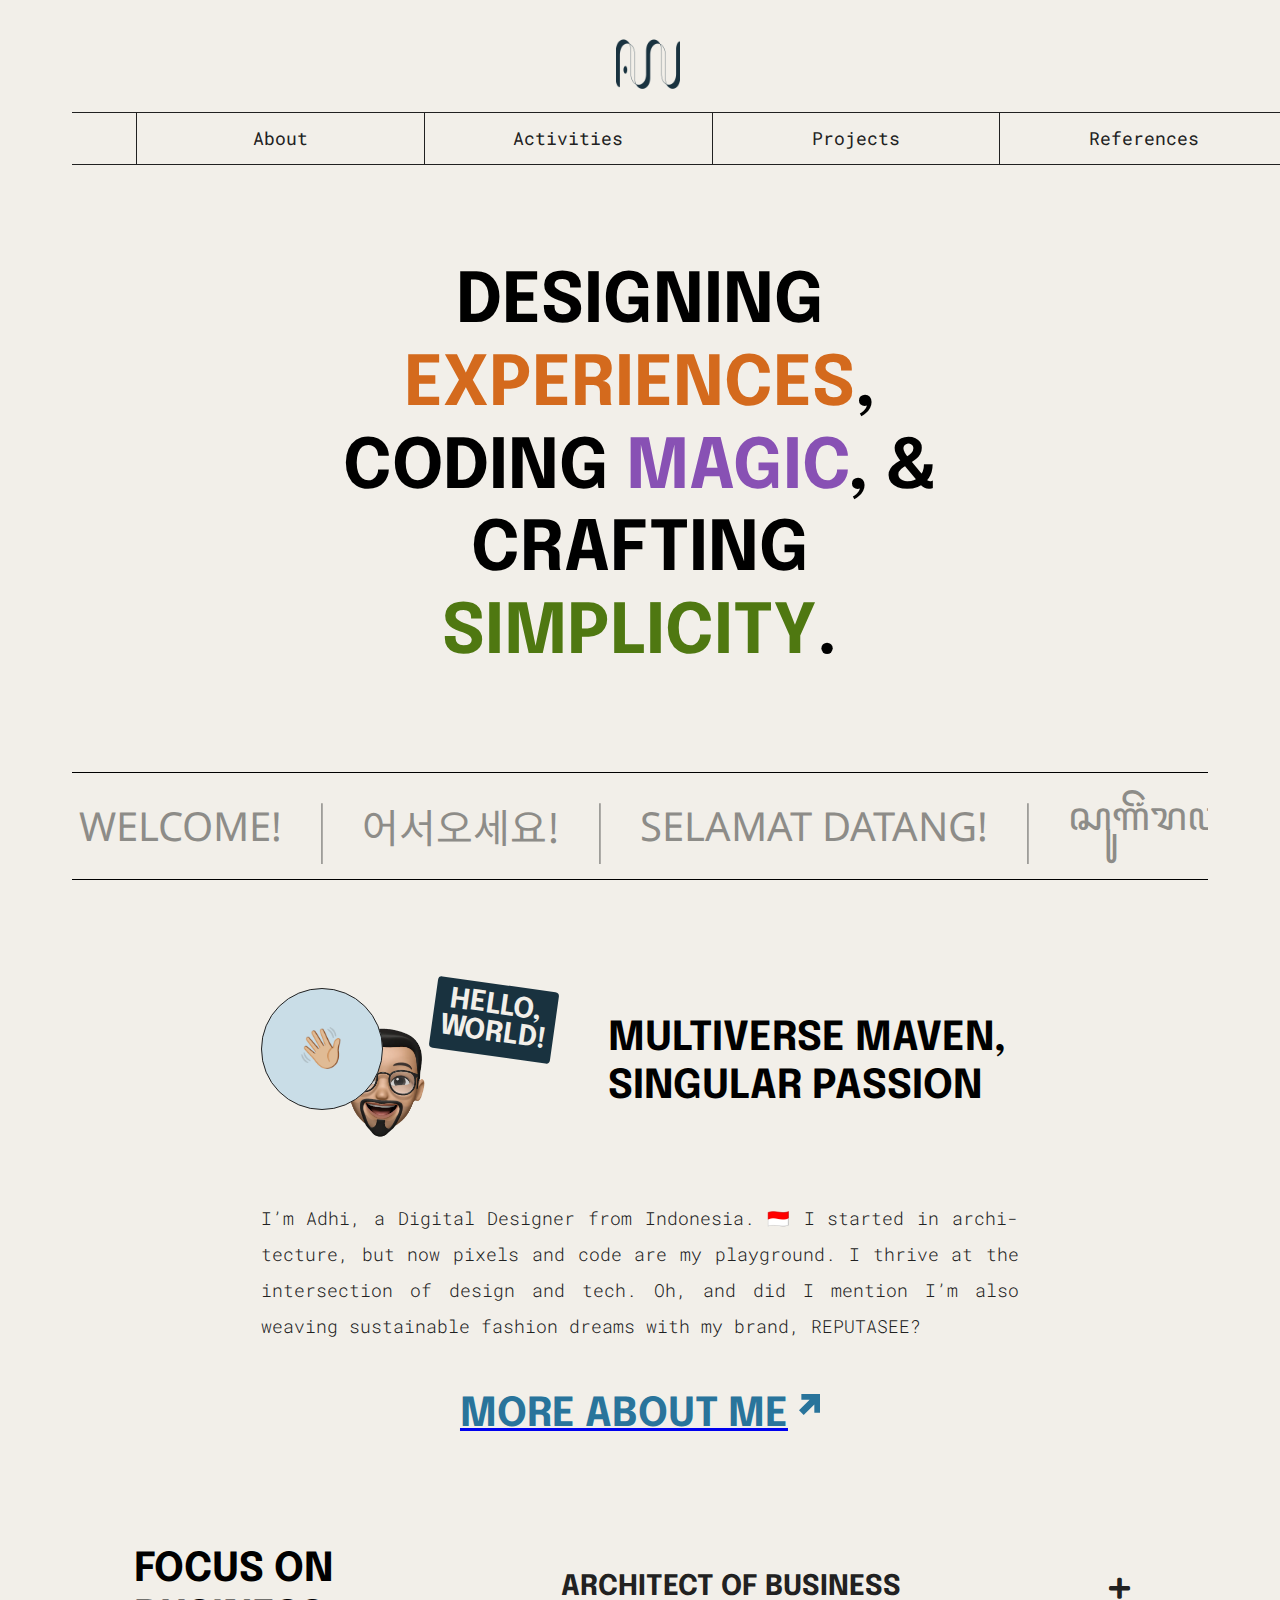
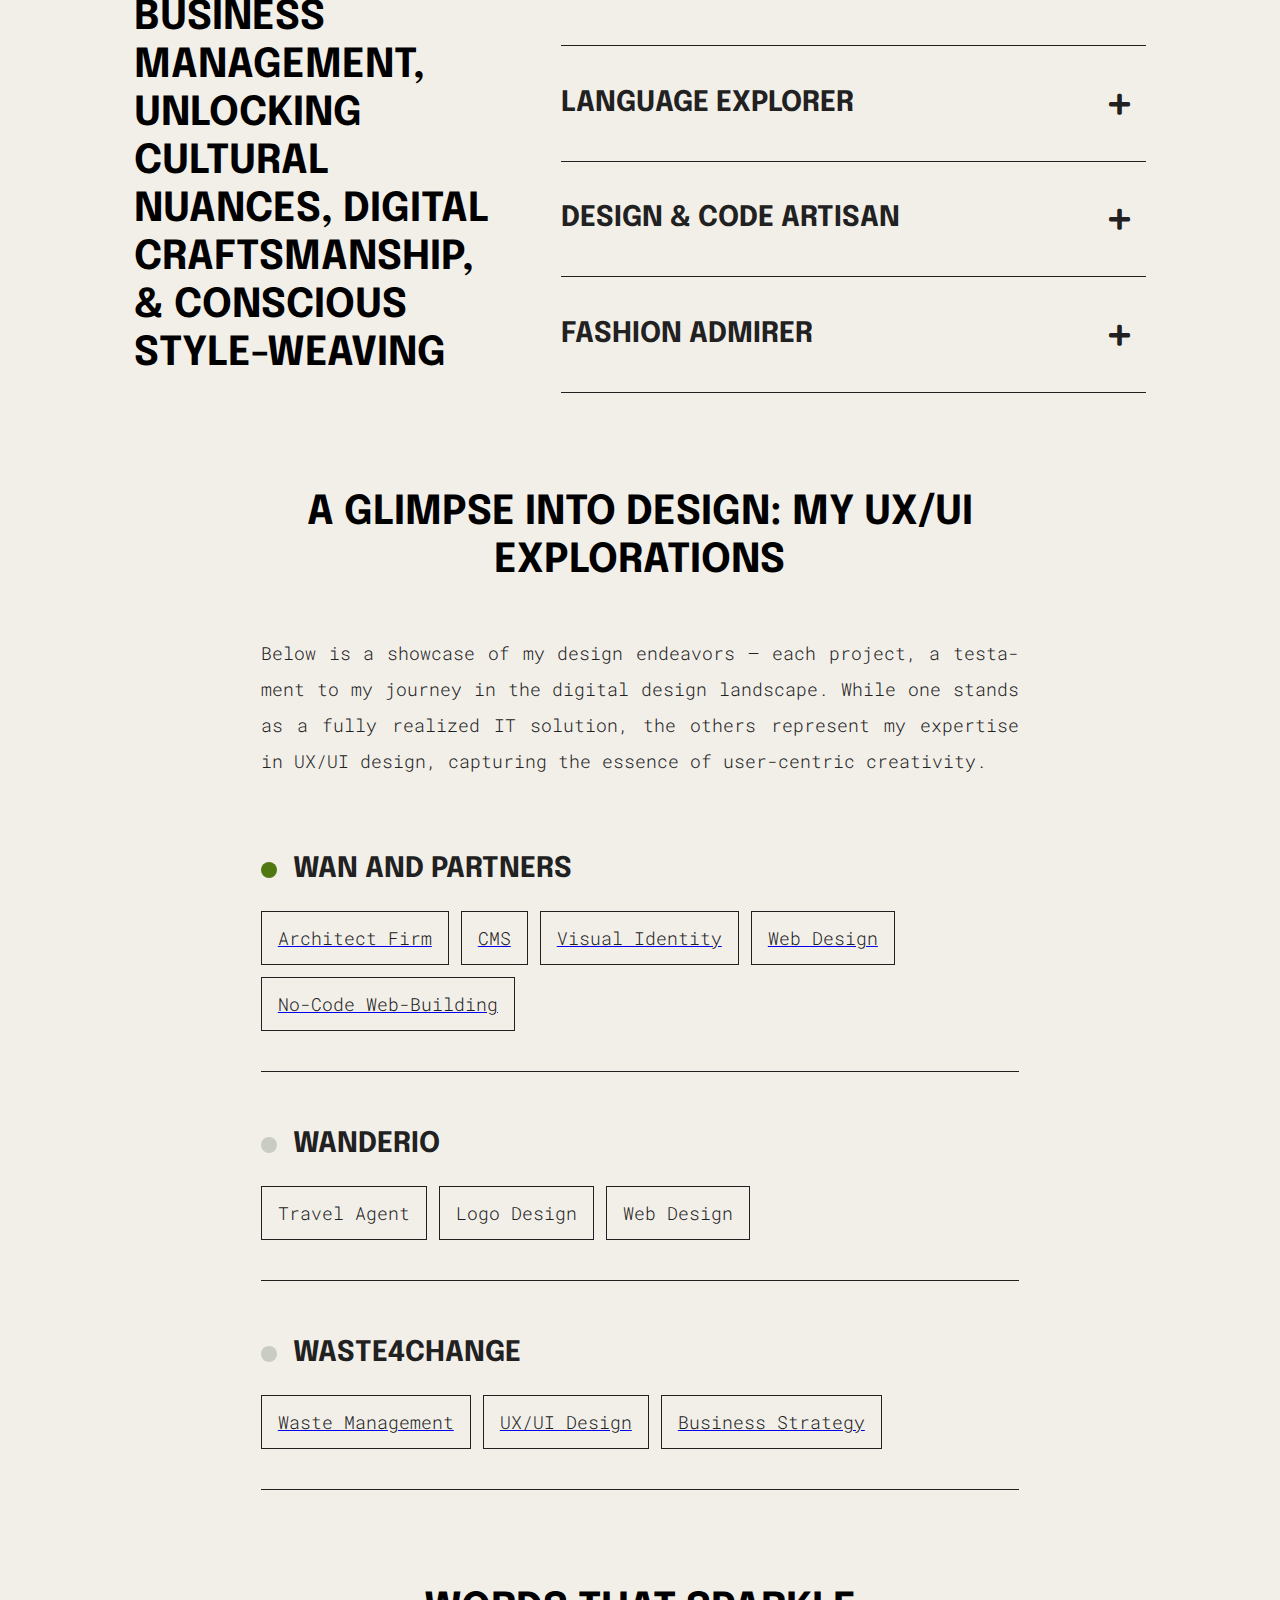
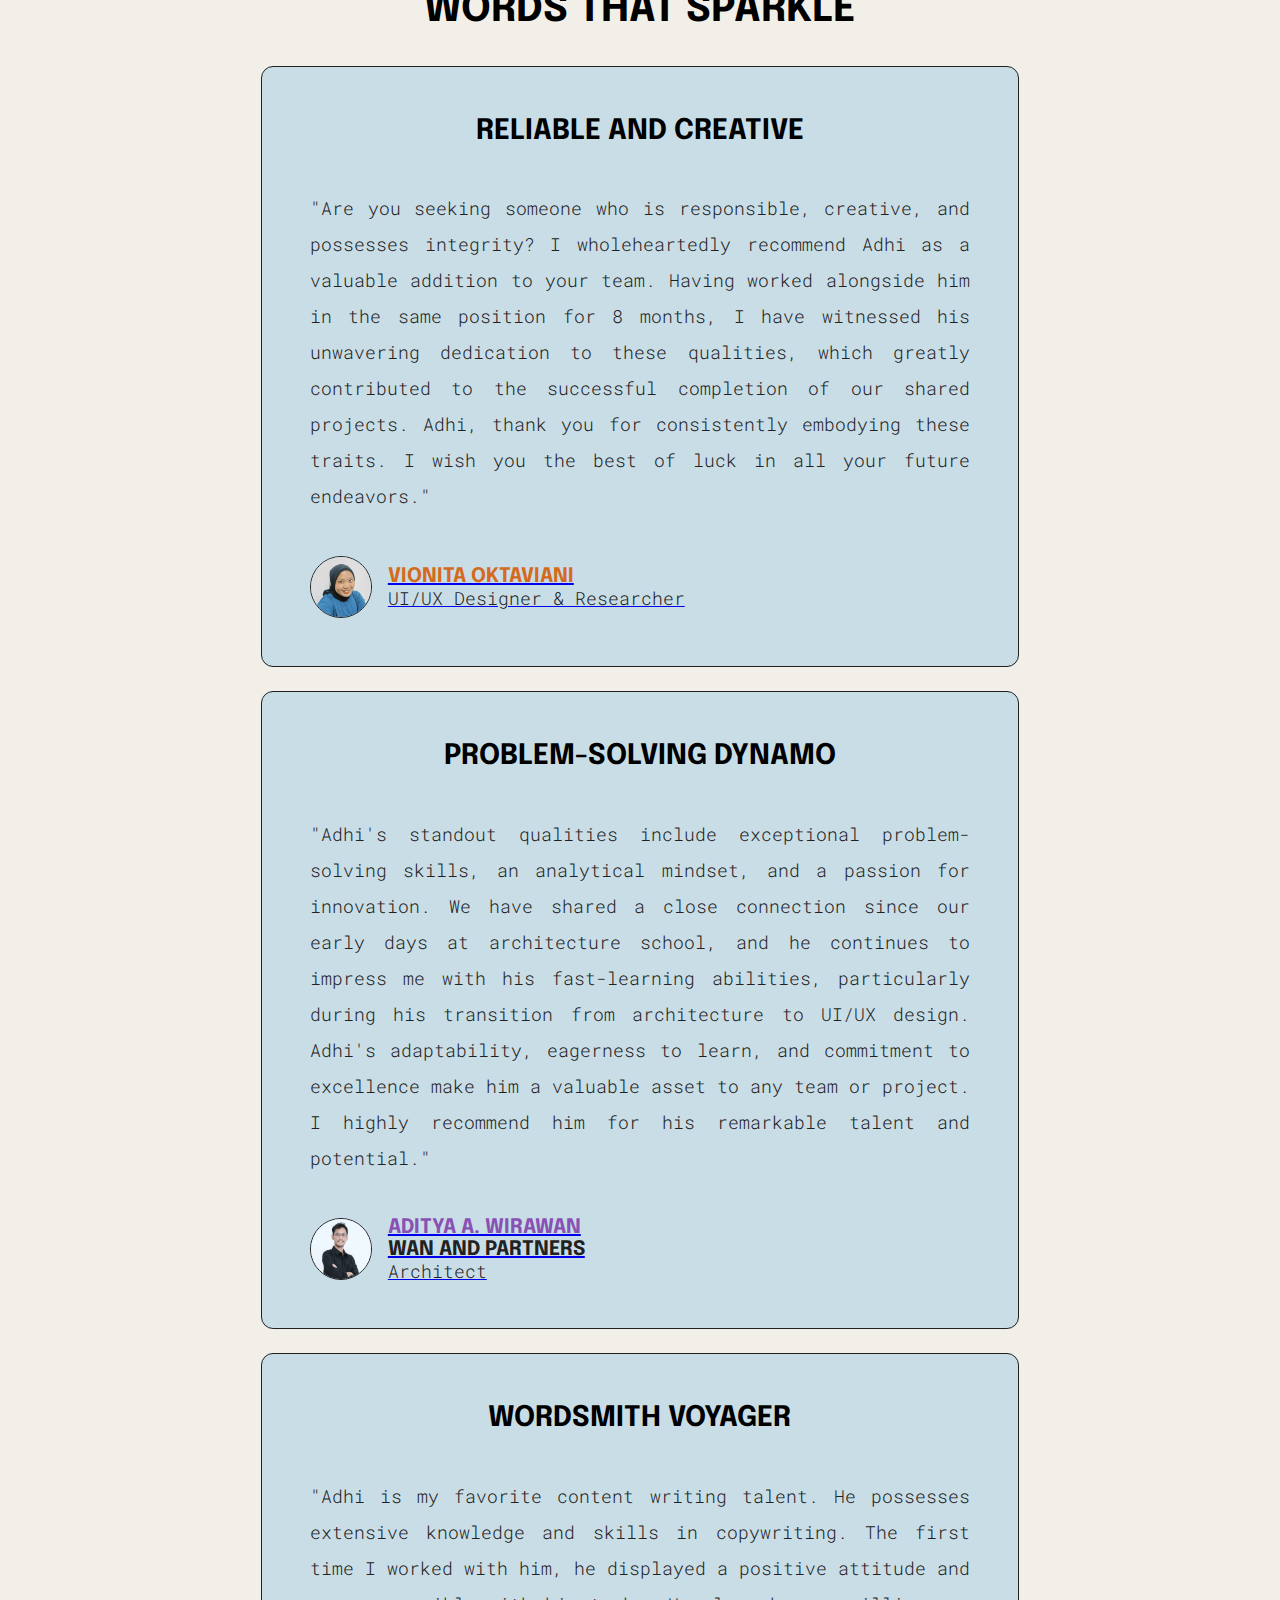
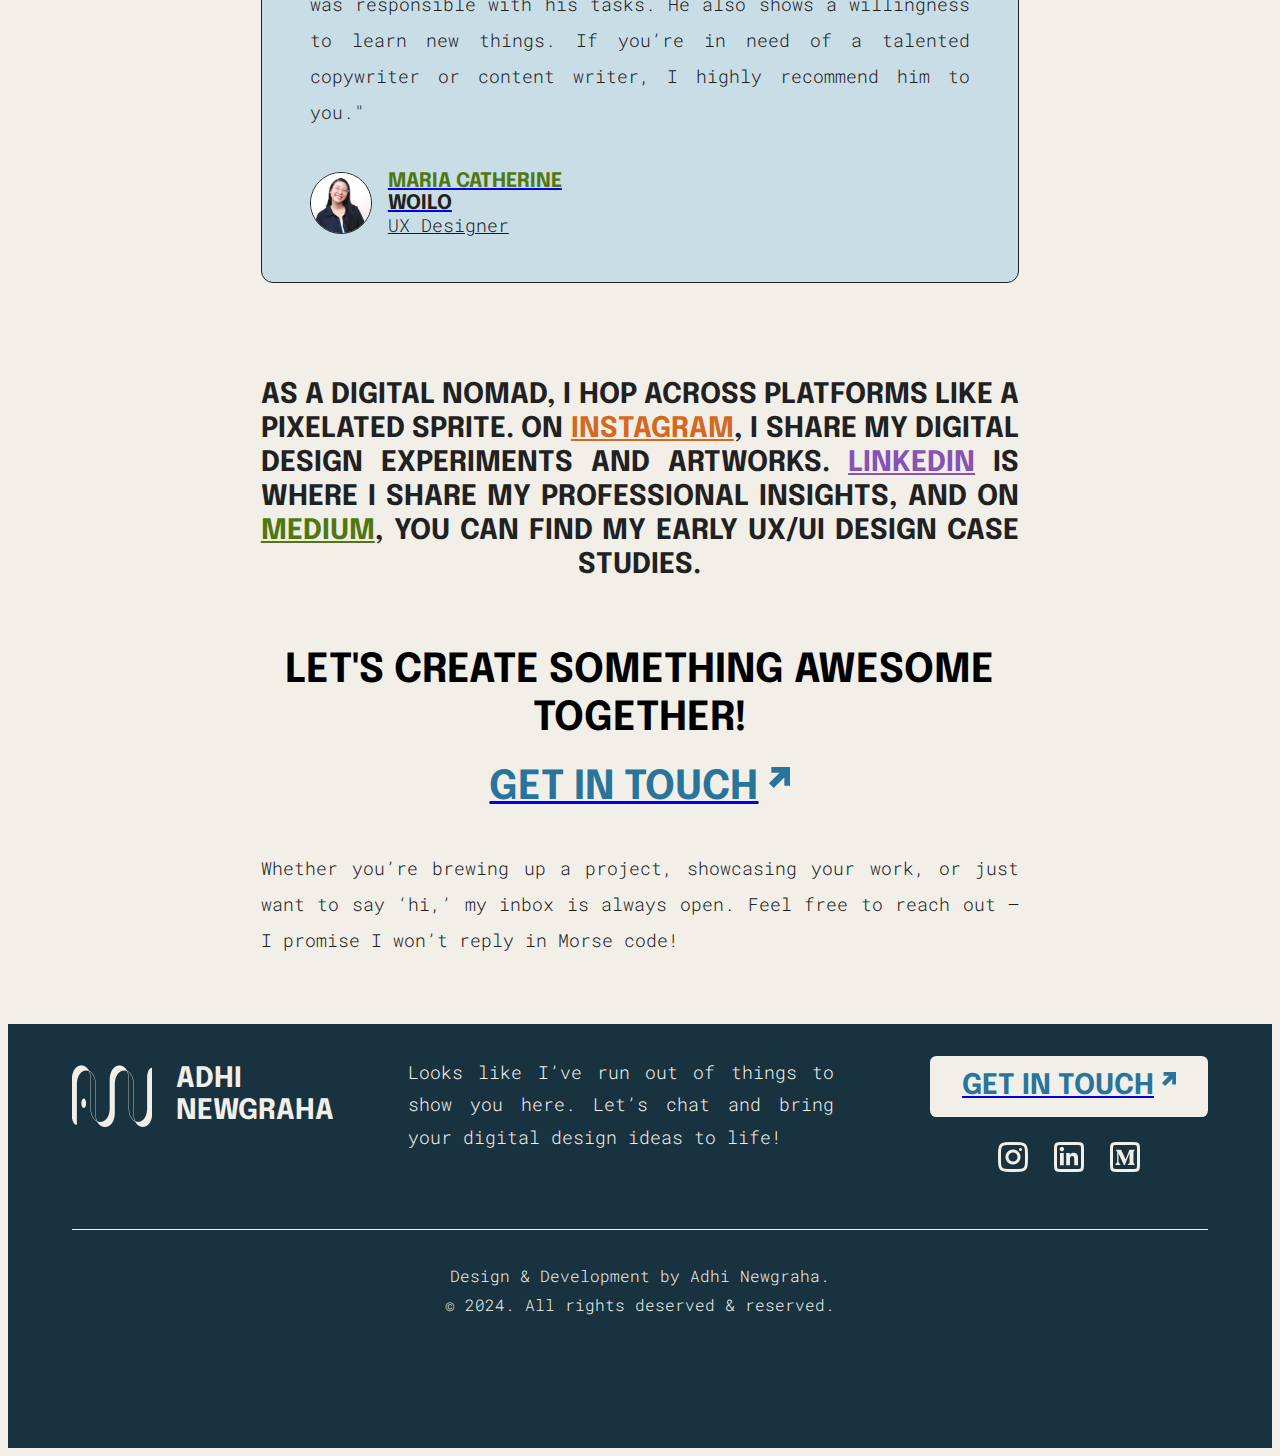
<file: index.html>
<!DOCTYPE html>
<html lang="en">
<head>
    <title>Adhi Newgraha | UX/UI Designer – Crafting Seamless Digital Experiences</title>
    <script>
        document.addEventListener("DOMContentLoaded", function() {
            fetch('header.html')
                .then(response => response.text())
                .then(data => {
                    document.querySelector('head').innerHTML += data;
                });
        });
    </script>
</head>
<body>
    <div id="navbar"></div>
    <script>
        fetch("navbar.html")
        .then(response => response.text())
        .then(data => {
            document.getElementById("navbar").innerHTML = data;
            
            const script = document.createElement("script");
            script.src = "main.js";
            document.body.appendChild(script);
        });
    </script>
    <!-- End of navigation bar -->
     
    <header class="hero-wrapper">
        <section id="top" class="hero-section">
            <h1 class="hero-text">Designing
                <span class="highlighted-text experiences">experiences</span>, coding <span class="highlighted-text magic">magic</span>, & crafting <span class="highlighted-text simplicity">simplicity</span>.
            </h1>
        </section>     
    </header>
    <!-- End of the Hero Section -->

    <div class="infinite-slider">
        <ul>
            <li>
                <span class="text-id">Selamat Datang!</span>
                <span class="separator">|</span>
                <span class="text-jv">ꦱꦸꦒꦼꦁꦫꦮꦸꦃ!</span>
                <span class="separator">|</span>
                <span class="text-en">Welcome!</span>
                <span class="separator">|</span>
                <span class="text-ko">어서오세요!</span>
                <span class="separator">|</span>
            </li>
            <li aria-hidden="true">
                <span class="text-id">Selamat Datang!</span>
                <span class="separator">|</span>
                <span class="text-jv">ꦱꦸꦒꦼꦁꦫꦮꦸꦃ!</span>
                <span class="separator">|</span>
                <span class="text-en">Welcome!</span>
                <span class="separator">|</span>
                <span class="text-ko">어서오세요!</span>
                <span class="separator">|</span>
            </li>
        </ul>
        <ul>
            <li>
                <span class="text-id">Selamat Datang!</span>
                <span class="separator">|</span>
                <span class="text-jv">ꦱꦸꦒꦼꦁꦫꦮꦸꦃ!</span>
                <span class="separator">|</span>
                <span class="text-en">Welcome!</span>
                <span class="separator">|</span>
                <span class="text-ko">어서오세요!</span>
                <span class="separator">|</span>
            </li>
            <li aria-hidden="true">
                <span class="text-id">Selamat Datang!</span>
                <span class="separator">|</span>
                <span class="text-jv">ꦱꦸꦒꦼꦁꦫꦮꦸꦃ!</span>
                <span class="separator">|</span>
                <span class="text-en">Welcome!</span>
                <span class="separator">|</span>
                <span class="text-ko">어서오세요!</span>
                <span class="separator">|</span>
            </li>
        </ul>
        <ul aria-hidden="true">
            <li>
                <span class="text-id">Selamat Datang!</span>
                <span class="separator">|</span>
                <span class="text-jv">ꦱꦸꦒꦼꦁꦫꦮꦸꦃ!</span>
                <span class="separator">|</span>
                <span class="text-en">Welcome!</span>
                <span class="separator">|</span>
                <span class="text-ko">어서오세요!</span>
                <span class="separator">|</span>
            </li>
            <li>
                <span class="text-id">Selamat Datang!</span>
                <span class="separator">|</span>
                <span class="text-jv">ꦱꦸꦒꦼꦁꦫꦮꦸꦃ!</span>
                <span class="separator">|</span>
                <span class="text-en">Welcome!</span>
                <span class="separator">|</span>
                <span class="text-ko">어서오세요!</span>
                <span class="separator">|</span>
            </li>
        </ul>
    </div>
    <!-- End of the Infinite Slider -->

    <section class="intro-section">
        <header class="intro-header">
            <div class="stickers">
                <div class="waving-hand-container">
                    <div class="waving-hand">👋🏼</div>
                </div>
                <img class="face-emoji" src="images/face-emoji-1.webp" alt="Face emoji of Adhi">
                <div class="bubble-text-container">
                    <div class="bubble-text">Hello,<br>world!</div>
                </div>
            </div>
            <h2 class="subtitle">Multiverse Maven, Singular Passion</h2>
        </header>
        <p class="brief-intro">
            I’m Adhi, a Digital Designer from Indonesia. 🇮🇩 I started in architecture, but now pixels and code are my playground. I thrive at the intersection of design and tech. Oh, and did I mention I’m also weaving sustainable fashion dreams with my brand, REPUTASEE?
        </p>
        <a href="about.html" class="button-unfilled">
            <span class="cta-text">More About Me</span>
            <div class="top-right-icon"></div>
        </a>
    </section>
    <!-- End of the Intro Section -->

    <section id="activities" class="activities-section">
        <h2 class="subtitle">Focus on <span class="act-business">Business Management</span>, <span class="act-lang">Unlocking Cultural Nuances</span>, <span class="act-code">Digital Craftsmanship</span>, & <span class="act-fashion">Conscious Style-Weaving</span></h2>
        <div class="accordion">
            <div class="content-box">
                <h3 class="label">Architect of Business
                    <i class="fas fa-plus icon"></i>
                </h3>
                <div class="content">
                    <p>As a seasoned Managing Director, I orchestrate the symphony of our family business. My blueprint extends beyond bricks and mortar; it encompasses strategy, trust-building, and financial harmony. I read reports like an architect scrutinizes blueprints, ensuring our company’s survival and growth. And yes, managing payroll? That’s my structural engineering feat.</p>
                </div>
            </div>
            <div class="content-box">
                <h3 class="label">Language Explorer
                    <i class="fas fa-plus icon"></i>
                </h3>
                <div class="content">
                    <p class="lang">Embarking on a linguistic adventure, I've embraced the following languages:</p>
                    <ul>
                        <li><strong>English (Upper-Intermediate):</strong> With a strong grasp of grammar and composition, English is the medium through which I express my digital creativity and articulate complex concepts.</li>
                        <li><strong>Korean (Intermediate):</strong> After more than four years of intensive self-learning, I can navigate conversations, enjoy music, and watch variety shows without subtitles, delving deeper into the language's rich cultural tapestry.</li>
                    </ul>
                </div>                
            </div>
            <div class="content-box">
                <h3 class="label">Design & Code Artisan
                    <i class="fas fa-plus icon"></i>
                </h3>
                <div class="content">
                    <p>My UX/UI design journey extends beyond just aesthetics. While I use no-code builders like Framer and Webflow to create stunning layouts, coding (HTML, CSS, JavaScript) allows me to push the boundaries of interactivity and design. It’s about taking control, enhancing the user experience, and turning creative ideas into functional reality.</p>
                </div>
            </div>
            <div class="content-box">
                <h3 class="label">Fashion Admirer
                    <i class="fas fa-plus icon"></i>
                </h3>
                <div class="content">
                    <p>While I may not be the one designing <i>haute couture</i>, my passion for sustainable fashion is the heartbeat of REPUTASEE. This brand I’m bringing to life in Indonesia is currently in the R&D phase, threading together style and sustainability. Keep your eyes peeled on our <a href="https://instagram.com/reputasee.id" target="_blank" class="social-link instagram">Instagram</a> – we’re excited to share our journey and updates with you!</p>
                </div>
            </div>
        </div>
    </section>
    <!-- End of the Activities Section -->

    <section id="projects" class="projects-section">
        <h2 class="subtitle">A glimpse into design: My UX/UI explorations</h2>
        <div>
            <p class="body-text">Below is a showcase of my design endeavors — each project, a testament to my journey in the digital design landscape. While one stands as a fully realized IT solution, the others represent my expertise in UX/UI design, capturing the essence of user-centric creativity.</p>
        </div>
        <div class="list-of-projects">
            <a href="https://wanandpartners.framer.website" class="project-outer-container" target="_blank">
                <div class="project-inner-container">
                    <div class="project-type-indicator"></div>
                    <h3 class="label button-unfilled">WAN and Partners</h3>
                </div>
                <div class="keyword-outer-container">
                    <div class="keyword-inner-container">
                        <p class="project-keyword">Architect Firm</p>
                    </div>
                    <div class="keyword-inner-container">
                        <p class="project-keyword">CMS</p>
                    </div>
                    <div class="keyword-inner-container">
                        <p class="project-keyword">Visual Identity</p>
                    </div>
                    <div class="keyword-inner-container">
                        <p class="project-keyword">Web Design</p>
                    </div>
                    <div class="keyword-inner-container">
                        <p class="project-keyword">No-Code Web-Building</p>
                    </div>
                </div>
            </a>
            <div class="project-outer-container">
                <div class="project-inner-container">
                    <div class="project-type-indicator design-only"></div>
                    <h3 class="label button-unfilled">Wanderio</h3>
                </div>
                <div class="keyword-outer-container">
                    <div class="keyword-inner-container">
                        <p class="project-keyword">Travel Agent</p>
                    </div>
                    <div class="keyword-inner-container">
                        <p class="project-keyword">Logo Design</p>
                    </div>
                    <div class="keyword-inner-container">
                        <p class="project-keyword">Web Design</p>
                    </div>
                </div>
            </div>
            <a href="project-w4c.html" class="project-outer-container" target="_blank">
                <div class="project-inner-container">
                    <div class="project-type-indicator design-only"></div>
                    <h3 class="label button-unfilled">Waste4Change</h3>
                </div>
                <div class="keyword-outer-container">
                    <div class="keyword-inner-container">
                        <p class="project-keyword">Waste Management</p>
                    </div>
                    <div class="keyword-inner-container">
                        <p class="project-keyword">UX/UI Design</p>
                    </div>
                    <div class="keyword-inner-container">
                        <p class="project-keyword">Business Strategy</p>
                    </div>
                </div>
            </a>
        </div>
    </section>
    <!-- End of the Projects Section -->

    <section id="references" class="references-section">
        <h2 class="subtitle">Words that Sparkle</h2>
        <div class="cards-container">
            <div class="card">
                <div class="card-content">
                    <h3 class="card-title">Reliable and Creative</h3>
                    <p>"Are you seeking someone who is responsible, creative, and possesses integrity? I wholeheartedly recommend Adhi as a valuable addition to your team. Having worked alongside him in the same position for 8 months, I have witnessed his unwavering dedication to these qualities, which greatly contributed to the successful completion of our shared projects. Adhi, thank you for consistently embodying these traits. I wish you the best of luck in all your future endeavors."</p>
                </div>
                <a href="https://www.linkedin.com/in/vionita-oktaviani/" class="referencer" target="_blank">
                    <img class="referencer-photo" src="images/pp-vio.jpeg" alt="Profile picture of Vionita Oktaviani">
                    <div class="referencer-identity">
                        <h4 class="referencer-name">Vionita Oktaviani</h4>
                        <p class="referencer-occupation">UI/UX Designer & Researcher</p>
                    </div>
                </a>
            </div>
            <div class="card">
                <div class="card-content">
                    <h3 class="card-title">Problem-Solving Dynamo</h3>
                    <p>"Adhi's standout qualities include exceptional problem-solving skills, an analytical mindset, and a passion for innovation. We have shared a close connection since our early days at architecture school, and he continues to impress me with his fast-learning abilities, particularly during his transition from architecture to UI/UX design. Adhi's adaptability, eagerness to learn, and commitment to excellence make him a valuable asset to any team or project. I highly recommend him for his remarkable talent and potential."</p>
                </div>
                <a href="https://www.linkedin.com/in/adityaryaw/" class="referencer" target="_blank">
                    <img class="referencer-photo" src="images/pp-adit.jpeg" alt="Profile picture of Aditya A. Wirawan">
                    <div class="referencer-identity">
                        <h4 class="referencer-name adit">Aditya A. Wirawan</h4>
                        <h4 class="referencer-company">WAN And Partners</h4>
                        <p class="referencer-occupation">Architect</p>
                    </div>
                </a>
            </div>
            <div class="card">
                <div class="card-content">
                    <h3 class="card-title">Wordsmith Voyager</h3>
                    <p>"Adhi is my favorite content writing talent. He possesses extensive knowledge and skills in copywriting. The first time I worked with him, he displayed a positive attitude and was responsible with his tasks. He also shows a willingness to learn new things. If you’re in need of a talented copywriter or content writer, I highly recommend him to you."</p>
                </div>
                <a href="https://www.linkedin.com/in/mariacatherineayu/" class="referencer" target="_blank">
                    <img class="referencer-photo" src="images/pp-maria.jpeg" alt="Profile picture of Maria Catherine Ayu">
                    <div class="referencer-identity">
                        <h4 class="referencer-name maria">Maria Catherine</h4>
                        <h4 class="referencer-company">WOILO</h4>
                        <p class="referencer-occupation">UX Designer</p>
                    </div>
                </a>
            </div>
        </div>
    </section>
    <!-- End of the References Section -->
    
    <section class="social-section">
        <span class="label social-text">
            As a digital nomad, I hop across platforms like a pixelated sprite. On 
            <a class="social-link instagram" href="https://instagram.com/ux.dhi" aria-label="Instagram" target="_blank">Instagram</a>, I share my digital design experiments and artworks. <a class="social-link linkedin" href="https://linkedin.com/in/achmadadhinugraha" aria-label="LinkedIn" target="_blank">LinkedIn</a> is where I share my professional insights, and on <a class="social-link medium" href="https://medium.com/@adhi-ngrha" aria-label="Medium" target="_blank">Medium</a>, you can find my early UX/UI design case studies.
        </span>        
        <div class="pre-footer">
            <h2 class="subtitle">Let's create something awesome together!</h2>
            <a href="mailto:adhingrha@gmail.com?subject=Inquiry%20from%20Your%20Website%20Visitor&body=Hi%20Adhi,%0D%0A%0D%0AI've%20just%20visited%20your%20website%20and%20I'm%20interested%20in%20%5Byour%20work/REPUTASEE/your%20design%20philosophy/etc.%5D.%20I'd%20like%20to%20discuss%20%5Btopic/idea/project%5D%20with%20you.%0D%0A%0D%0ALooking%20forward%20to%20hearing%20from%20you.%0D%0A%0D%0ABest,%0D%0A%5BYour%20Name%5D" target="_blank" class="button-unfilled">
                <span class="cta-text">Get In Touch</span>
                <div class="top-right-icon"></div>
            </a>
            <p>Whether you’re brewing up a project, showcasing your work, or just want to say ‘hi,’ my inbox is always open. Feel free to reach out — I promise I won’t reply in Morse code!</p>
        </div>
    </section>
    <!-- End of the Social Section -->

    <footer id="footer"></footer>
    <script>
        fetch("footer.html")
        .then(response => response.text())
        .then(data => {
            document.getElementById("footer").innerHTML = data;
            
            const script = document.createElement("script");
            script.src = "main.js";
            document.body.appendChild(script);
        });
    </script>
    <!-- End of footer -->

    <script src="main.js"></script>
</body>
</html>
</file>
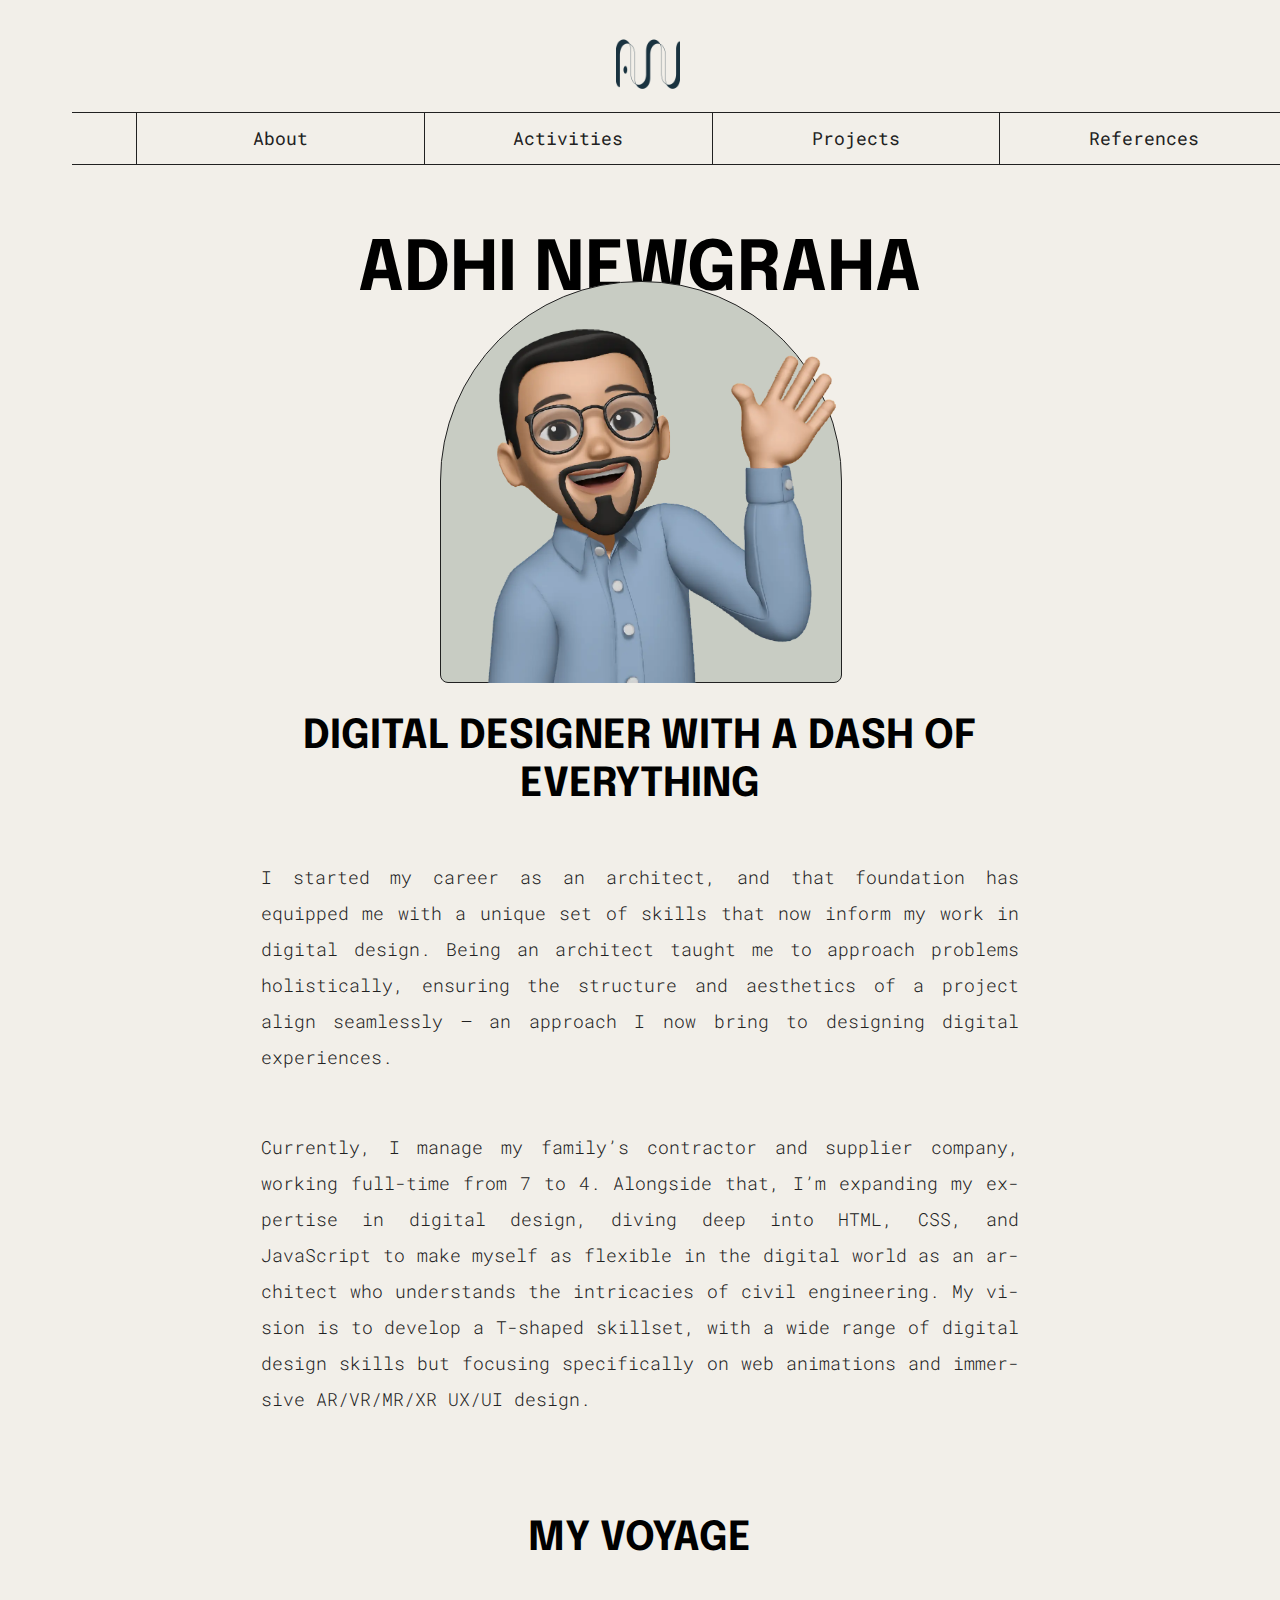
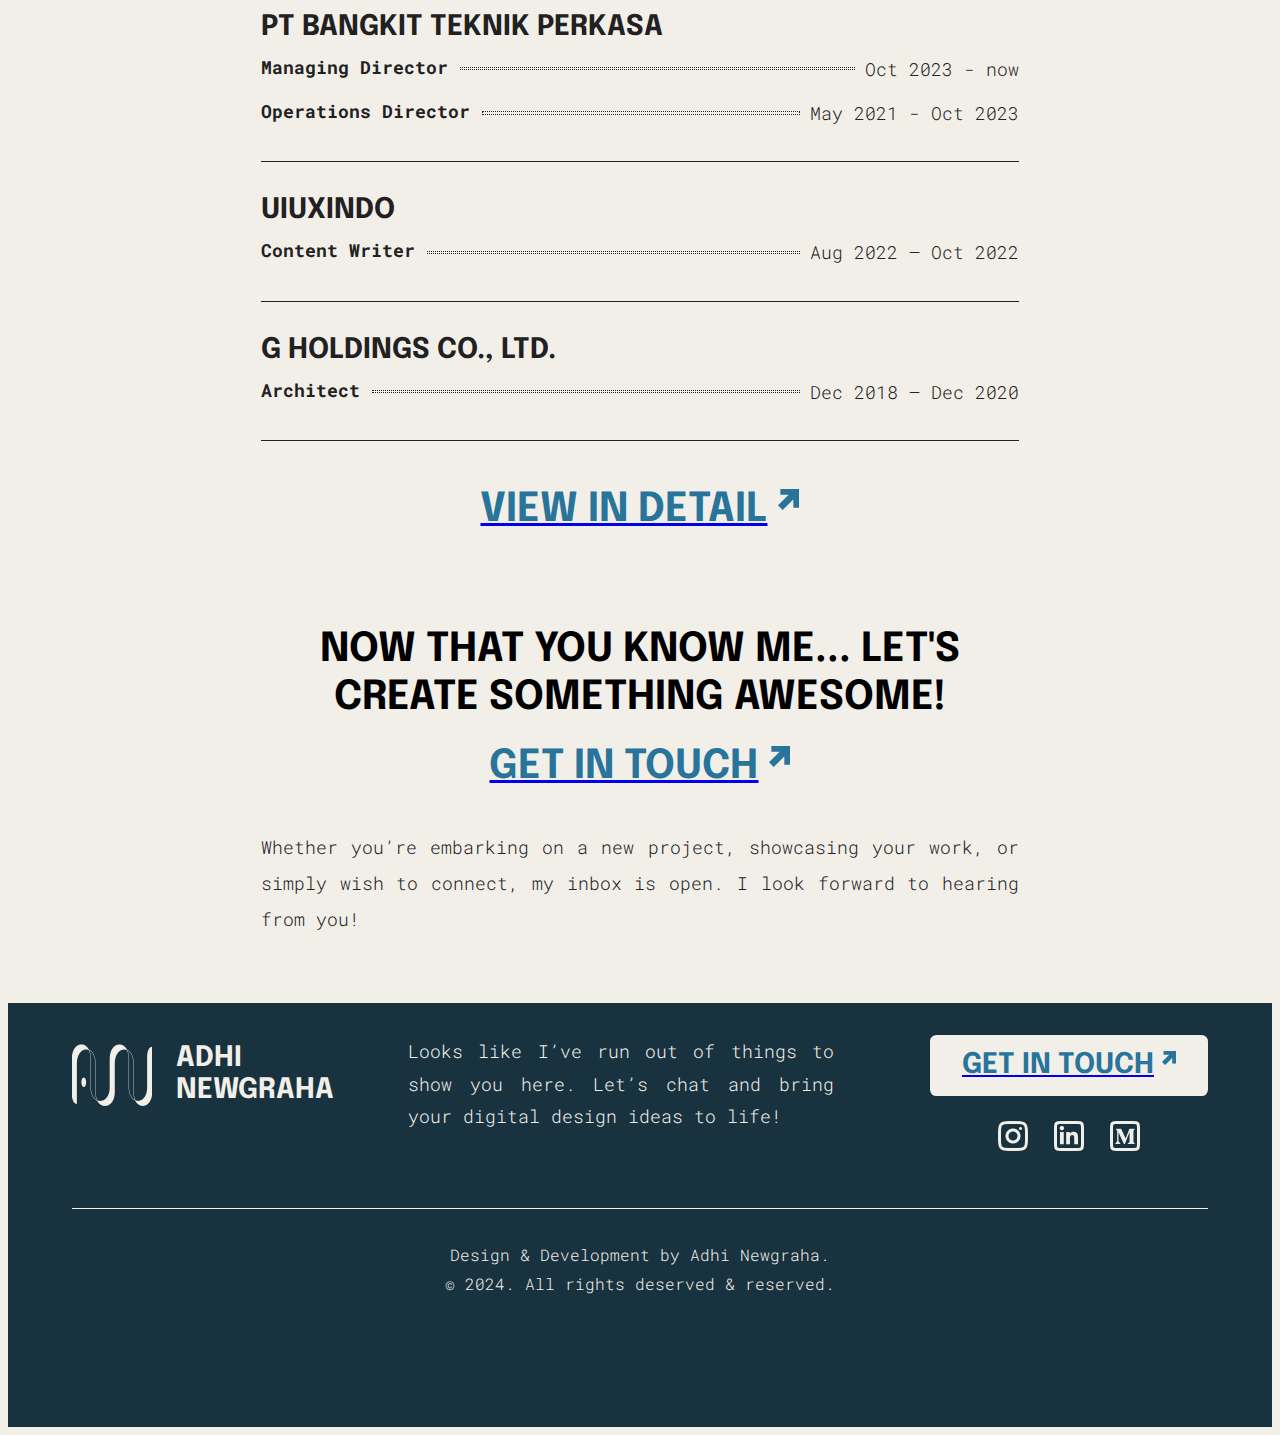
<file: about.html>
<!DOCTYPE html>
<html lang="en">
<head>
    <title>About</title>
    <script>
        document.addEventListener("DOMContentLoaded", function() {
            fetch('header.html')
                .then(response => response.text())
                .then(data => {
                    document.querySelector('head').innerHTML += data;
                });
        });
    </script>
</head>
<body>
    <div id="navbar"></div>
    <script>
        fetch("navbar.html")
        .then(response => response.text())
        .then(data => {
            document.getElementById("navbar").innerHTML = data;
            
            const script = document.createElement("script");
            script.src = "main.js";
            document.body.appendChild(script);
        });
    </script>
    <!-- End of navigation bar -->

    <header class="hero-wrapper about">
        <div id="top" class="hero-section about">
            <h1 class="hero-text profile-name">Adhi Newgraha</h1>
            <div class="profile-container">
                <div class="profile-background"></div>
                <img class="profile-pic" src="images/face-emoji-2.webp" alt="Profile picture of Adhi Newgraha">
            </div>
        </div>
        <h2 class="tagline">Digital Designer with a Dash of Everything</h2>
    </header>
    <!-- End of the Hero Section -->

    <div class="about-paragraph-container">
        <p>
            I started my career as an architect, and that foundation has equipped me with a unique set of skills that now inform my work in digital design. Being an architect taught me to approach problems holistically, ensuring the structure and aesthetics of a project align seamlessly — an approach I now bring to designing digital experiences.
        </p>
        <br>
        <p>  
            Currently, I manage my family’s contractor and supplier company, working full-time from 7 to 4. Alongside that, I’m expanding my expertise in digital design, diving deep into HTML, CSS, and JavaScript to make myself as flexible in the digital world as an architect who understands the intricacies of civil engineering. My vision is to develop a T-shaped skillset, with a wide range of digital design skills but focusing specifically on web animations and immersive AR/VR/MR/XR UX/UI design.
        </p>
    </div>

    <section class="my-voyage">
        <h2 class="subtitle">My Voyage</h2>
        <div class="experiences-container">
            <div class="company btp">
                <h3 class="label btp">PT Bangkit Teknik Perkasa</h3>
                <div class="position-container-outer">
                    <div class="position-container">
                        <div class="position">Managing Director</div>
                        <div class="dot-container">
                            <div class="connecting-dots"></div>
                        </div>
                        <div class="period">Oct 2023 - now</div>
                    </div>
                    <div class="position-container">
                        <div class="position">Operations Director</div>
                        <div class="dot-container">
                            <div class="connecting-dots"></div>
                        </div>
                        <div class="period">May 2021 - Oct 2023</div>
                    </div>
                </div>
            </div>
            <div class="company uiuxindo">
                <h3 class="label uiuxindo">UIUXINDO</h3>
                <div class="position-container">
                    <div class="position">Content Writer</div>
                    <div class="dot-container">
                        <div class="connecting-dots"></div>
                    </div>
                    <div class="period">Aug 2022 – Oct 2022</div>
                </div>
            </div>
            <div class="company gholdings">
                <h3 class="label gholdings">G Holdings Co., Ltd.</h3>
                <div class="position-container">
                    <div class="position">Architect</div>
                    <div class="dot-container">
                        <div class="connecting-dots"></div>
                    </div>
                    <div class="period">Dec 2018 – Dec 2020</div>
                </div>
            </div>
        </div>
        <a href="https://linkedin.com/in/achmadadhinugraha" target="_blank" class="button-unfilled">
            <span class="cta-text">View in Detail</span>
            <div class="top-right-icon"></div>
        </a>
    </section>

    <section class="pre-footer">
        <h2>Now that you know me... Let's create something awesome!</h2>
        <a href="mailto:adhingrha@gmail.com?subject=Inquiry%20from%20Your%20Website%20Visitor&body=Hi%20Adhi,%0D%0A%0D%0AI've%20just%20visited%20your%20website%20and%20I'm%20interested%20in%20%5Byour%20work/REPUTASEE/your%20design%20philosophy/etc.%5D.%20I'd%20like%20to%20discuss%20%5Btopic/idea/project%5D%20with%20you.%0D%0A%0D%0ALooking%20forward%20to%20hearing%20from%20you.%0D%0A%0D%0ABest,%0D%0A%5BYour%20Name%5D" target="_blank" class="button-unfilled">
            <span class="cta-text">Get In Touch</span>
            <div class="top-right-icon"></div>
        </a>
        <p>Whether you’re embarking on a new project, showcasing your work, or simply wish to connect, my inbox is open. I look forward to hearing from you!</p>
    </section>

    <footer id="footer"></footer>
    <script>
        fetch("footer.html")
        .then(response => response.text())
        .then(data => {
            document.getElementById("footer").innerHTML = data;
            
            const script = document.createElement("script");
            script.src = "main.js";
            document.body.appendChild(script);
        });
    </script>
    <!-- End of footer -->
</body>
</html>
</file>
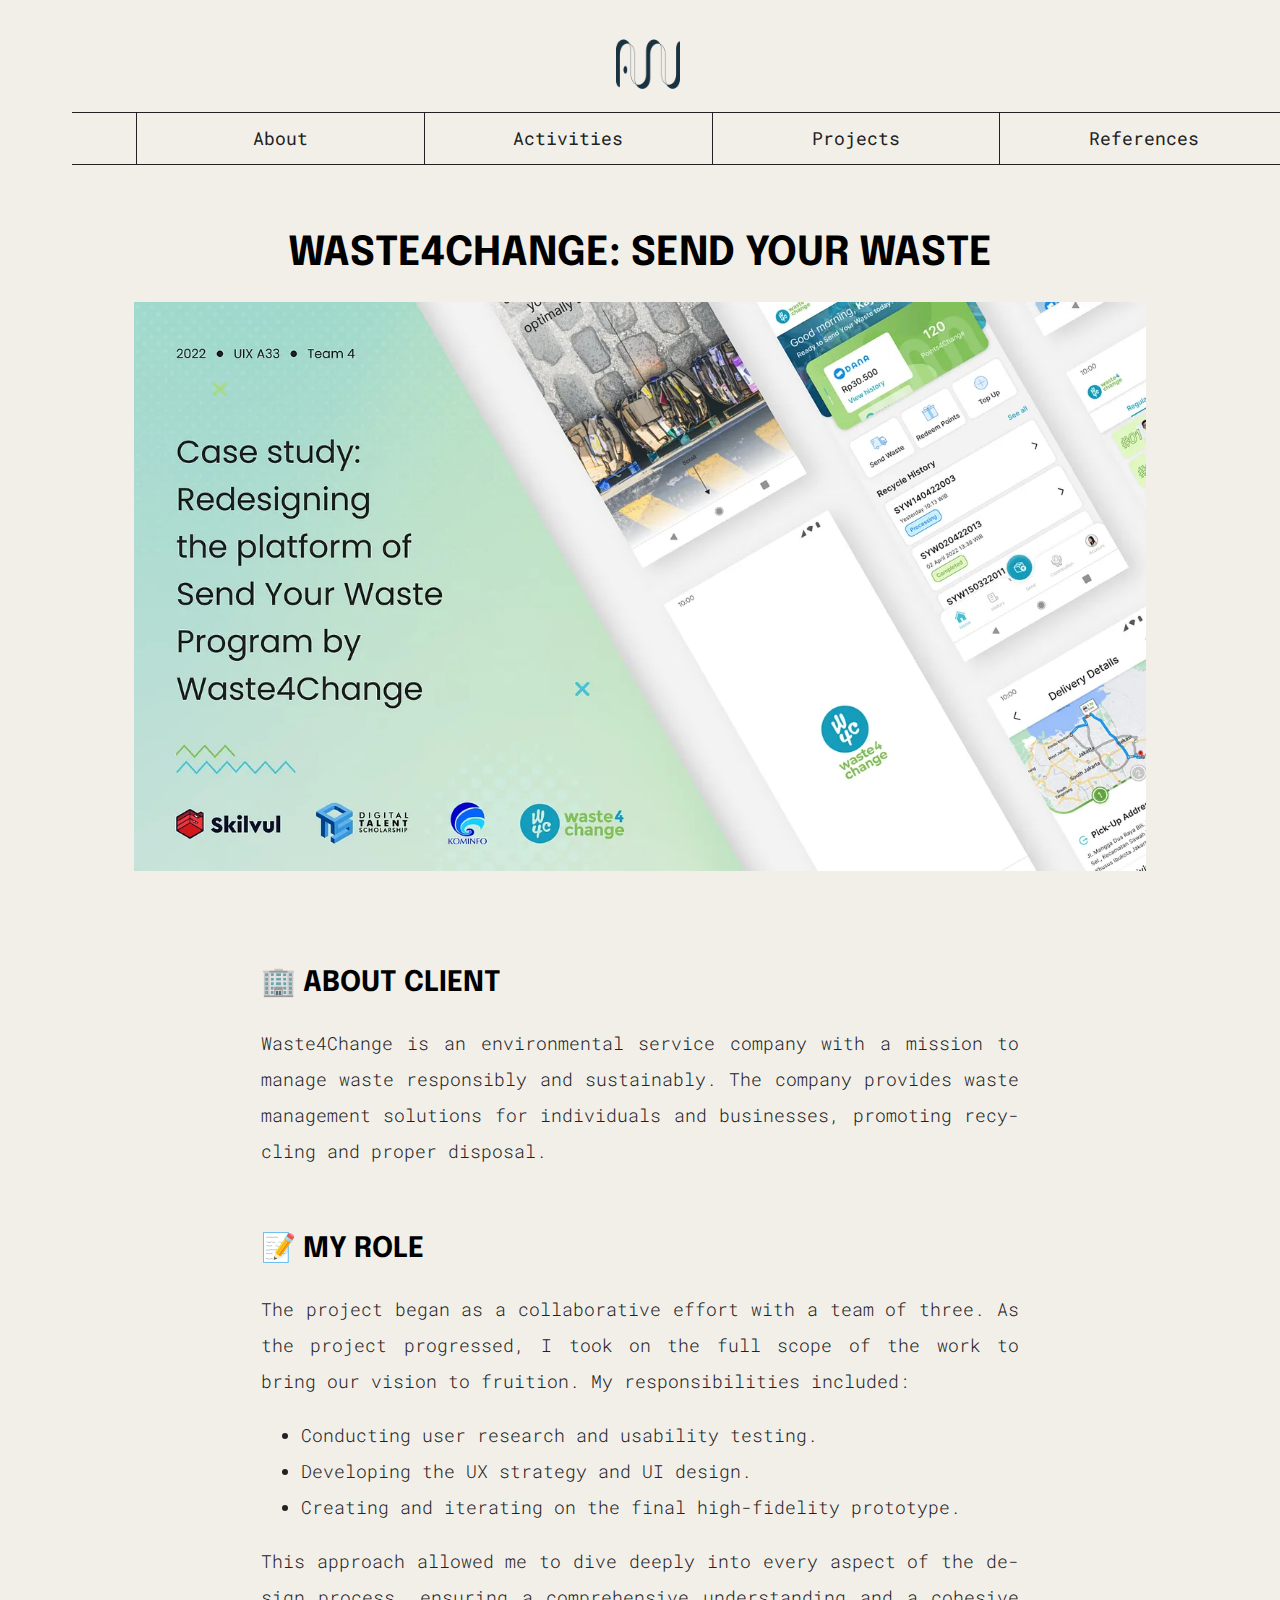
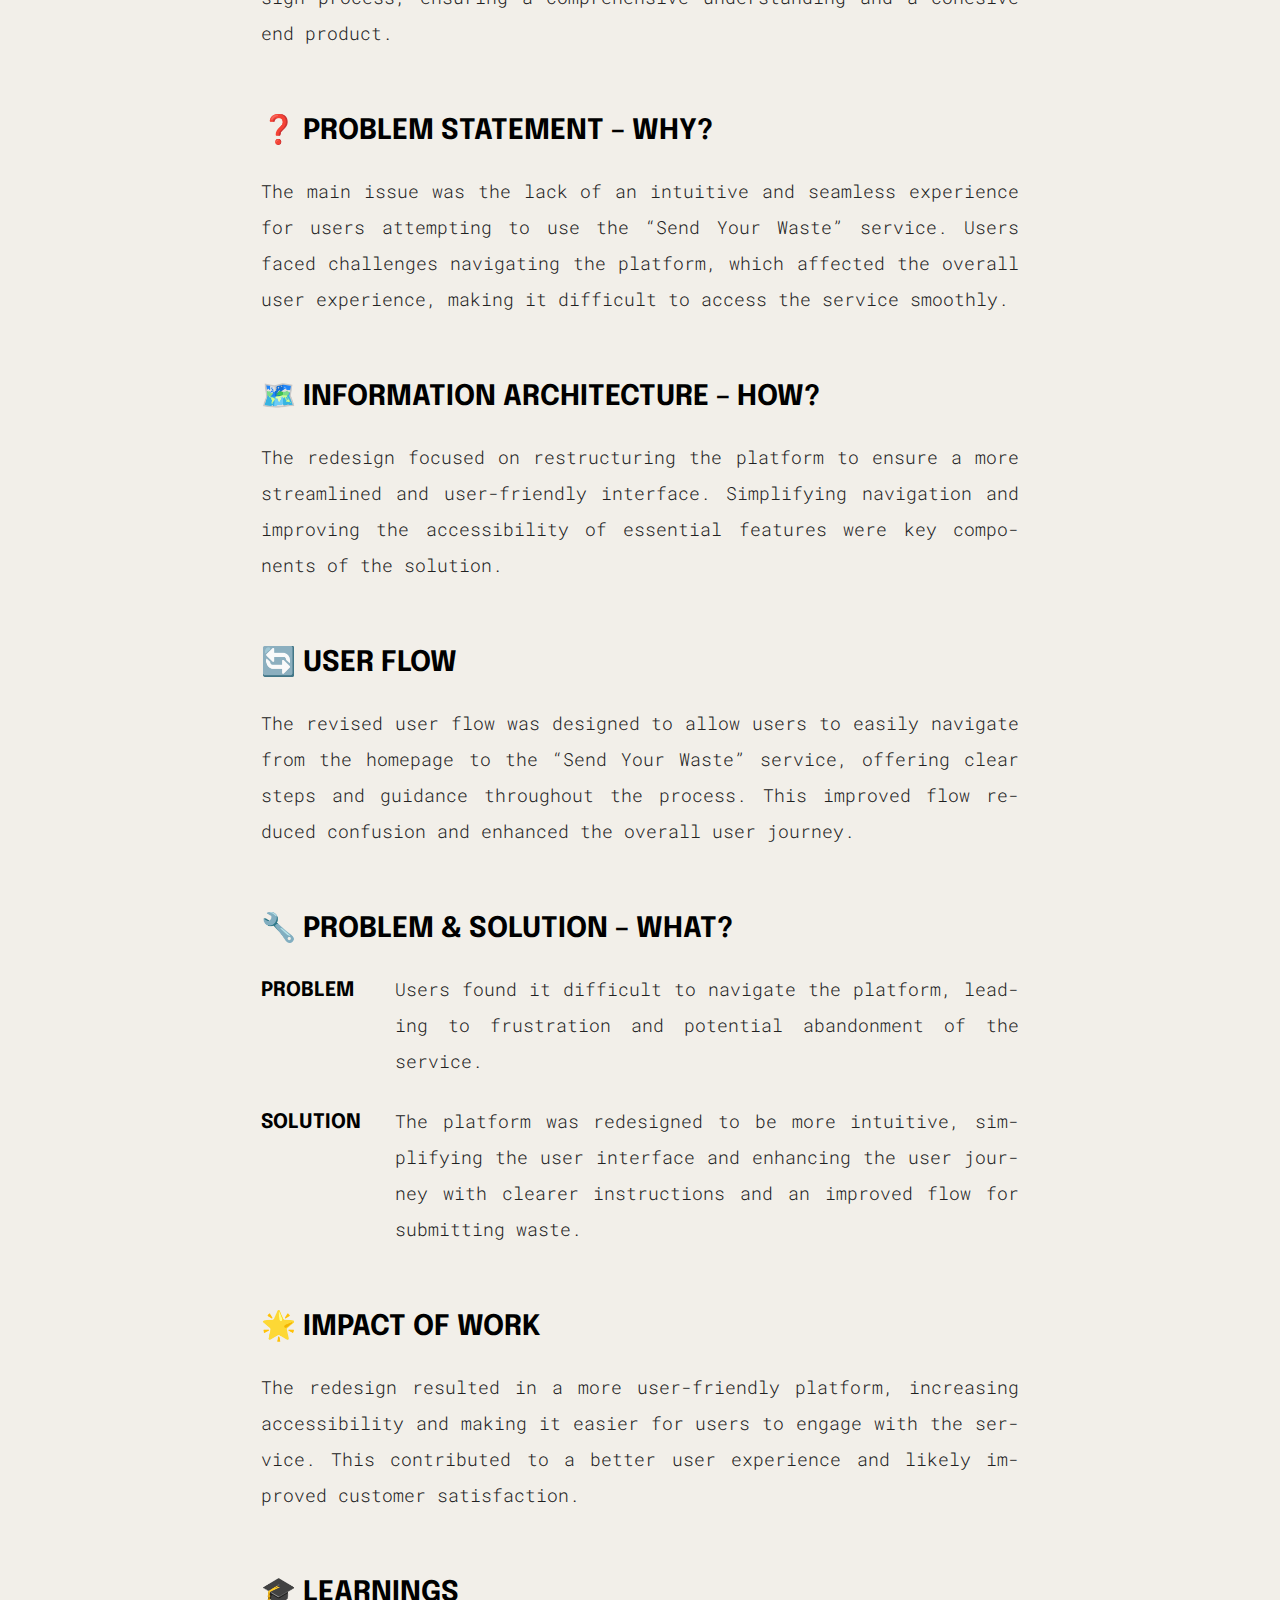
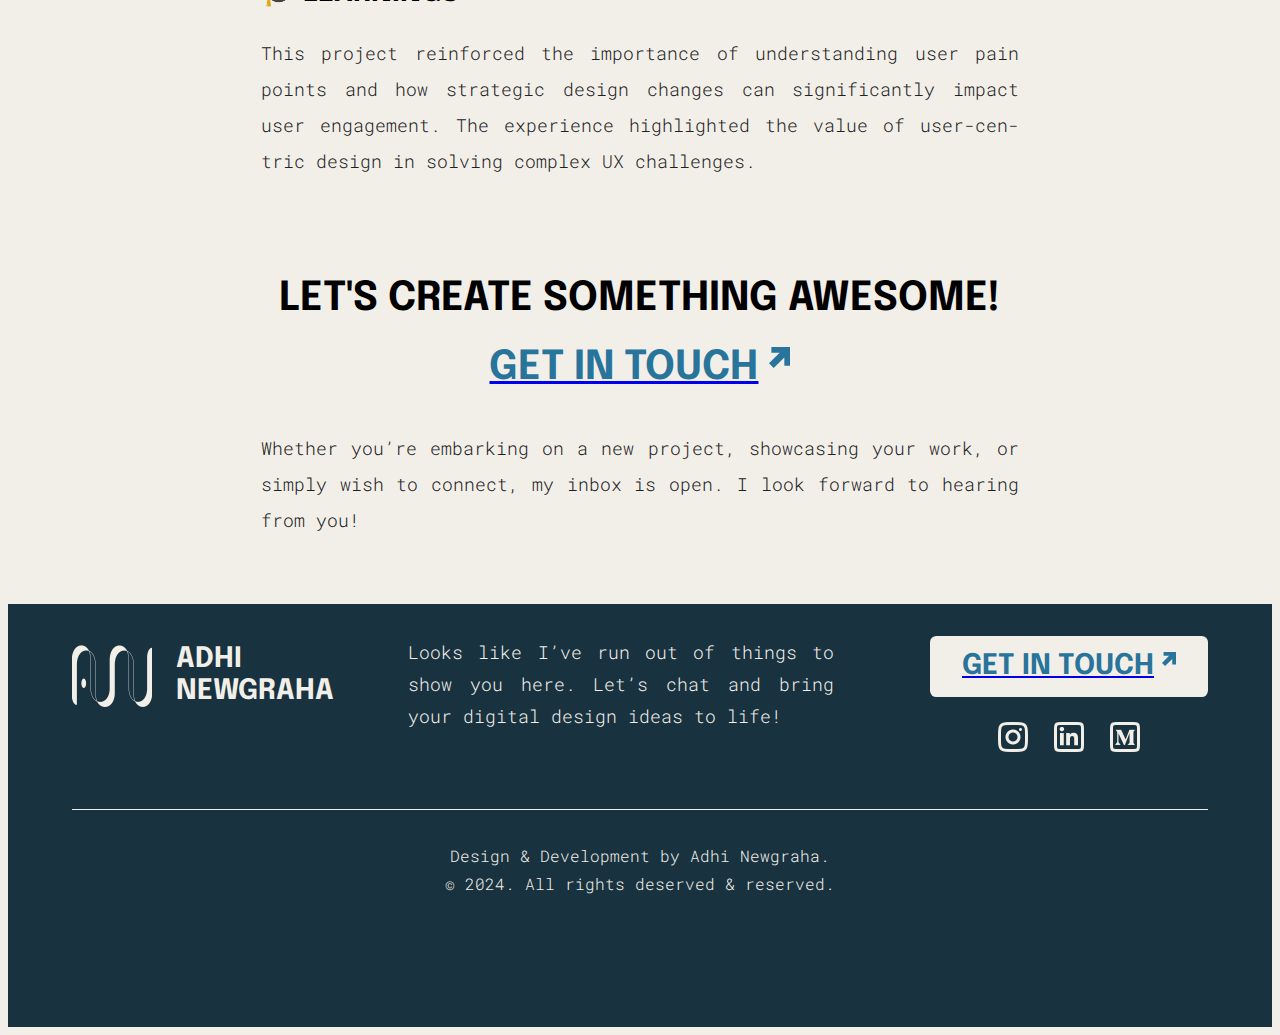
<file: project-w4c.html>
<!DOCTYPE html>
<html lang="en">
<head>
    <title>Waste4Change: Send Your Waste</title>
    <script>
        document.addEventListener("DOMContentLoaded", function() {
            fetch('header.html')
                .then(response => response.text())
                .then(data => {
                    document.querySelector('head').innerHTML += data;
                });
        });
    </script>
</head>
<body>
    <div id="navbar"></div>
    <script>
        fetch("navbar.html")
        .then(response => response.text())
        .then(data => {
            document.getElementById("navbar").innerHTML = data;
            
            const script = document.createElement("script");
            script.src = "main.js";
            document.body.appendChild(script);
        });
    </script>
    <!-- End of navigation bar -->

    <header class="projects w4c">
        <div class="hero-section projects">
            <h2 class="title">Waste4Change: Send Your Waste</h2>
            <img class="header-image" src="images/header-w4c.webp" alt="Header of the Waste4Change: Send Your Waste project">
        </div>
    </header>
    <!-- End of project header -->

    <section class="project-explanation-container">
        <div class="chapter-container">
            <h3 class="chapter-title">🏢 About Client</h3>
            <p class="chapter-content">
                Waste4Change is an environmental service company with a mission to manage waste responsibly and sustainably. The company provides waste management solutions for individuals and businesses, promoting recycling and proper disposal.
            </p>
        </div>
        <div class="chapter-container">
            <h3 class="chapter-title">📝 My Role</h3>
            <div>
                <p class="chapter-content">
                    The project began as a collaborative effort with a team of three. As the project progressed, I took on the full scope of the work to bring our vision to fruition. My responsibilities included:
                </p>
                <br>
                <ul class="chapter-content">
                    <li>Conducting user research and usability testing.</li>
                    <li>Developing the UX strategy and UI design.</li>
                    <li>Creating and iterating on the final high-fidelity prototype.</li>
                </ul>
                <br>
                <p class="chapter-content">
                    This approach allowed me to dive deeply into every aspect of the design process, ensuring a comprehensive understanding and a cohesive end product.
                </p>
            </div>
        </div>
        <div class="chapter-container">
            <h3 class="chapter-title">❓ Problem Statement – Why?</h3>
            <p class="chapter-content">
                The main issue was the lack of an intuitive and seamless experience for users attempting to use the “Send Your Waste” service. Users faced challenges navigating the platform, which affected the overall user experience, making it difficult to access the service smoothly.
            </p>
        </div>
        <div class="chapter-container">
            <h3 class="chapter-title">🗺️ Information Architecture – How?</h3>
            <p class="chapter-content">
                The redesign focused on restructuring the platform to ensure a more streamlined and user-friendly interface. Simplifying navigation and improving the accessibility of essential features were key components of the solution.
            </p>
        </div>
        <div class="chapter-container">
            <h3 class="chapter-title">🔄 User Flow</h3>
            <p class="chapter-content">
                The revised user flow was designed to allow users to easily navigate from the homepage to the “Send Your Waste” service, offering clear steps and guidance throughout the process. This improved flow reduced confusion and enhanced the overall user journey.
            </p>
        </div>
        <div class="chapter-container">
            <h3 class="chapter-title">🔧 Problem & Solution – What?</h3>
            <div class="subchapter-container">
                <h4 class="subchapter-title">Problem</h4>
                <p class="chapter-content">
                    Users found it difficult to navigate the platform, leading to frustration and potential abandonment of the service.
                </p>
            </div>
            <div class="subchapter-container">
                <h4 class="subchapter-title">Solution</h4>
                <p class="chapter-content">
                    The platform was redesigned to be more intuitive, simplifying the user interface and enhancing the user journey with clearer instructions and an improved flow for submitting waste.
                </p>
            </div>
        </div>
        <div class="chapter-container">
            <h3 class="chapter-title">🌟 Impact of Work</h3>
            <p class="chapter-content">
                The redesign resulted in a more user-friendly platform, increasing accessibility and making it easier for users to engage with the service. This contributed to a better user experience and likely improved customer satisfaction.
            </p>
        </div>
        <div class="chapter-container">
            <h3 class="chapter-title">🎓 Learnings</h3>
            <p class="chapter-content">
                This project reinforced the importance of understanding user pain points and how strategic design changes can significantly impact user engagement. The experience highlighted the value of user-centric design in solving complex UX challenges.
            </p>
        </div>
    </section>
    <!-- End of project explanation section -->

    <section class="pre-footer">
        <h2>Let's create something awesome!</h2>
        <a href="mailto:adhingrha@gmail.com?subject=Inquiry%20from%20Your%20Website%20Visitor&body=Hi%20Adhi,%0D%0A%0D%0AI've%20just%20visited%20your%20website%20and%20I'm%20interested%20in%20%5Byour%20work/REPUTASEE/your%20design%20philosophy/etc.%5D.%20I'd%20like%20to%20discuss%20%5Btopic/idea/project%5D%20with%20you.%0D%0A%0D%0ALooking%20forward%20to%20hearing%20from%20you.%0D%0A%0D%0ABest,%0D%0A%5BYour%20Name%5D" target="_blank" class="button-unfilled">
            <span class="cta-text">Get In Touch</span>
            <div class="top-right-icon"></div>
        </a>
        <p>Whether you’re embarking on a new project, showcasing your work, or simply wish to connect, my inbox is open. I look forward to hearing from you!</p>
    </section>

    <footer id="footer"></footer>
    <script>
        fetch("footer.html")
        .then(response => response.text())
        .then(data => {
            document.getElementById("footer").innerHTML = data;
            
            const script = document.createElement("script");
            script.src = "main.js";
            document.body.appendChild(script);
        });
    </script>
    <!-- End of footer -->
</body>
</html>
</file>
